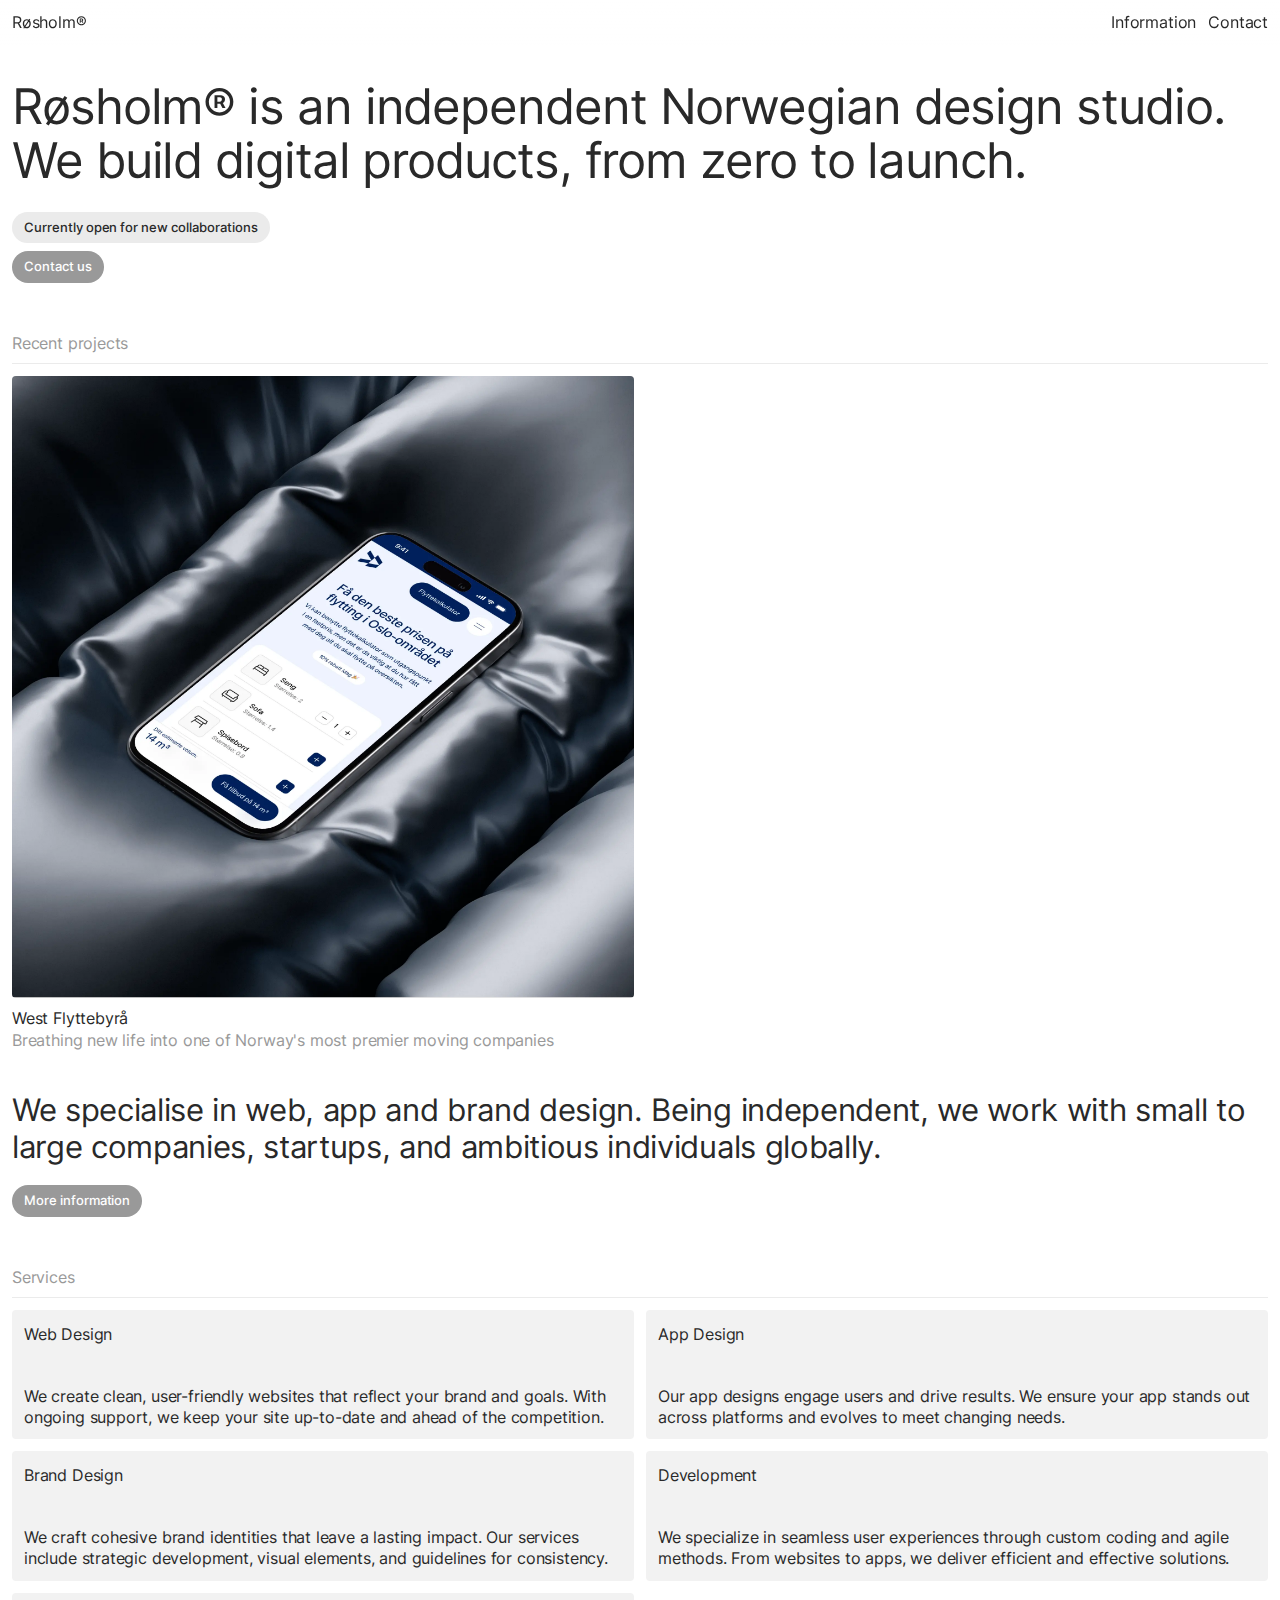
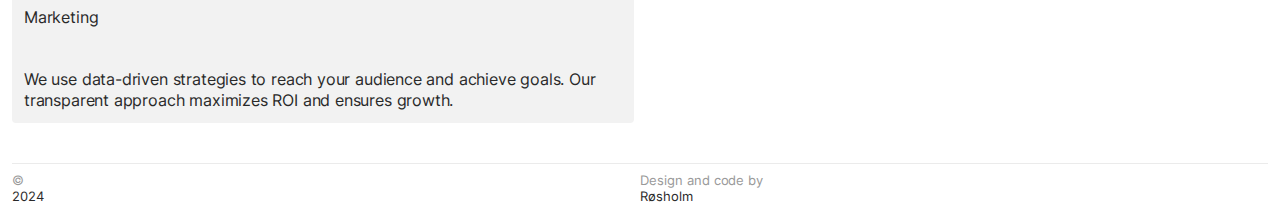
<file: index.html>
<!DOCTYPE html>
<html lang="en">
<head>
    <meta charset="UTF-8">
    <meta name="viewport" content="width=device-width, initial-scale=1.0">
    <title>Røsholm® - Design studio in Trondheim Norway</title>
    <meta name="description" content="Unlocking opportunities through innovative digital design. Our studio empowers ambitious businesses with seamless products & branding solutions.">
    <link rel="preload" href="fonts/Inter-Regular.ttf" as="font" type="font/tff" crossorigin/>
    <link rel="preload" href="fonts/Inter-Medium.ttf" as="font" type="font/tff" crossorigin/>
    <link rel="stylesheet" href="style.css">
    <link rel="icon" type="image/x-icon" href="/media/favicon.ico">
</head>
<body>
    <header>
        <nav>
            <div class="nav-left"><a href="/index.html" class="hover-click">Røsholm®</a></div>
            <div class="nav-right"><a href="/information.html" class="hover-click">Information</a><a href="/contact.html" class="hover-click">Contact</a></div>
        </nav>
    </header>
    <main data-page-id="start">
        <section class="intro">
            <h1 class="intro-text">Røsholm® is an independent Norwegian design studio. We build digital products, from zero to launch.</h1>
            <div class="btns-container">
                <div class="pill">Currently open for new collaborations</div>
                <a href="/contact.html">
                    <button class="btn">Contact us</button>
                </a>
            </div>
        </section>
        <section class="recent-projects">
            <div class="section-header">
                <div class="left-column"><h2>Recent projects</h2></div>
            </div>
            <div class="recent-projects-container">
                <div class="project-card">
                    <a href="/west.html" class="hover-click">
                        <div class="image-container">
                            <img class="project-image" src="media/west/cover.webp" alt="#" width="2250" height="2250">
                        </div>
                    </a>
                    <div class="recent-project-info">
                        <a href="#"><h3>West Flyttebyrå</h3></a>
                        <p class="color-secondary">Breathing new life into one of Norway's most premier moving companies</p>
                    </div>
                </div>
            </div>
        </section>
        <section class="cta">
            <p class="big-paragraph">We specialise in web, app and brand design. Being independent, we work with small to large companies, startups, and ambitious individuals globally.</p>
            <a href="/information.html">
                <button class="btn">More information</button>
            </a>
        </section>
        <section class="services">
            <div class="section-header">
                <div class="left-column"><h2>Services</h2></div>
            </div>
            <div class="services-container">
                <div class="service-card">
                    <h3 class="service-title">Web Design</h3>
                    <p>We create clean, user-friendly websites that reflect your brand and goals. With ongoing support, we keep your site up-to-date and ahead of the competition.</p>
                </div>
                <div class="service-card">
                    <h3 class="service-title">App Design</h3>
                    <p>Our app designs engage users and drive results. We ensure your app stands out across platforms and evolves to meet changing needs.</p>
                </div>
                <div class="service-card">
                    <h3 class="service-title">Brand Design</h3>
                    <p>We craft cohesive brand identities that leave a lasting impact. Our services include strategic development, visual elements, and guidelines for consistency.</p>
                </div>
                <div class="service-card">
                    <h3 class="service-title">Development</h3>
                    <p>We specialize in seamless user experiences through custom coding and agile methods. From websites to apps, we deliver efficient and effective solutions.</p>
                </div>
                <div class="service-card">
                    <h3 class="service-title">Marketing</h3>
                    <p>We use data-driven strategies to reach your audience and achieve goals. Our transparent approach maximizes ROI and ensures growth.</p>
                </div>
            </div>
        </section>
    </main>
    <footer>
        <div class="footer-container">
            <div class="footer-left">
                <p class="color-secondary">©</p>
                <p>2024</p>
            </div>
            <div class="footer-right">
                <p class="color-secondary">Design and code by</p>
                <p>Røsholm</p>
            </div>    
        </div>
    </footer>
</body>
</html>
</file>
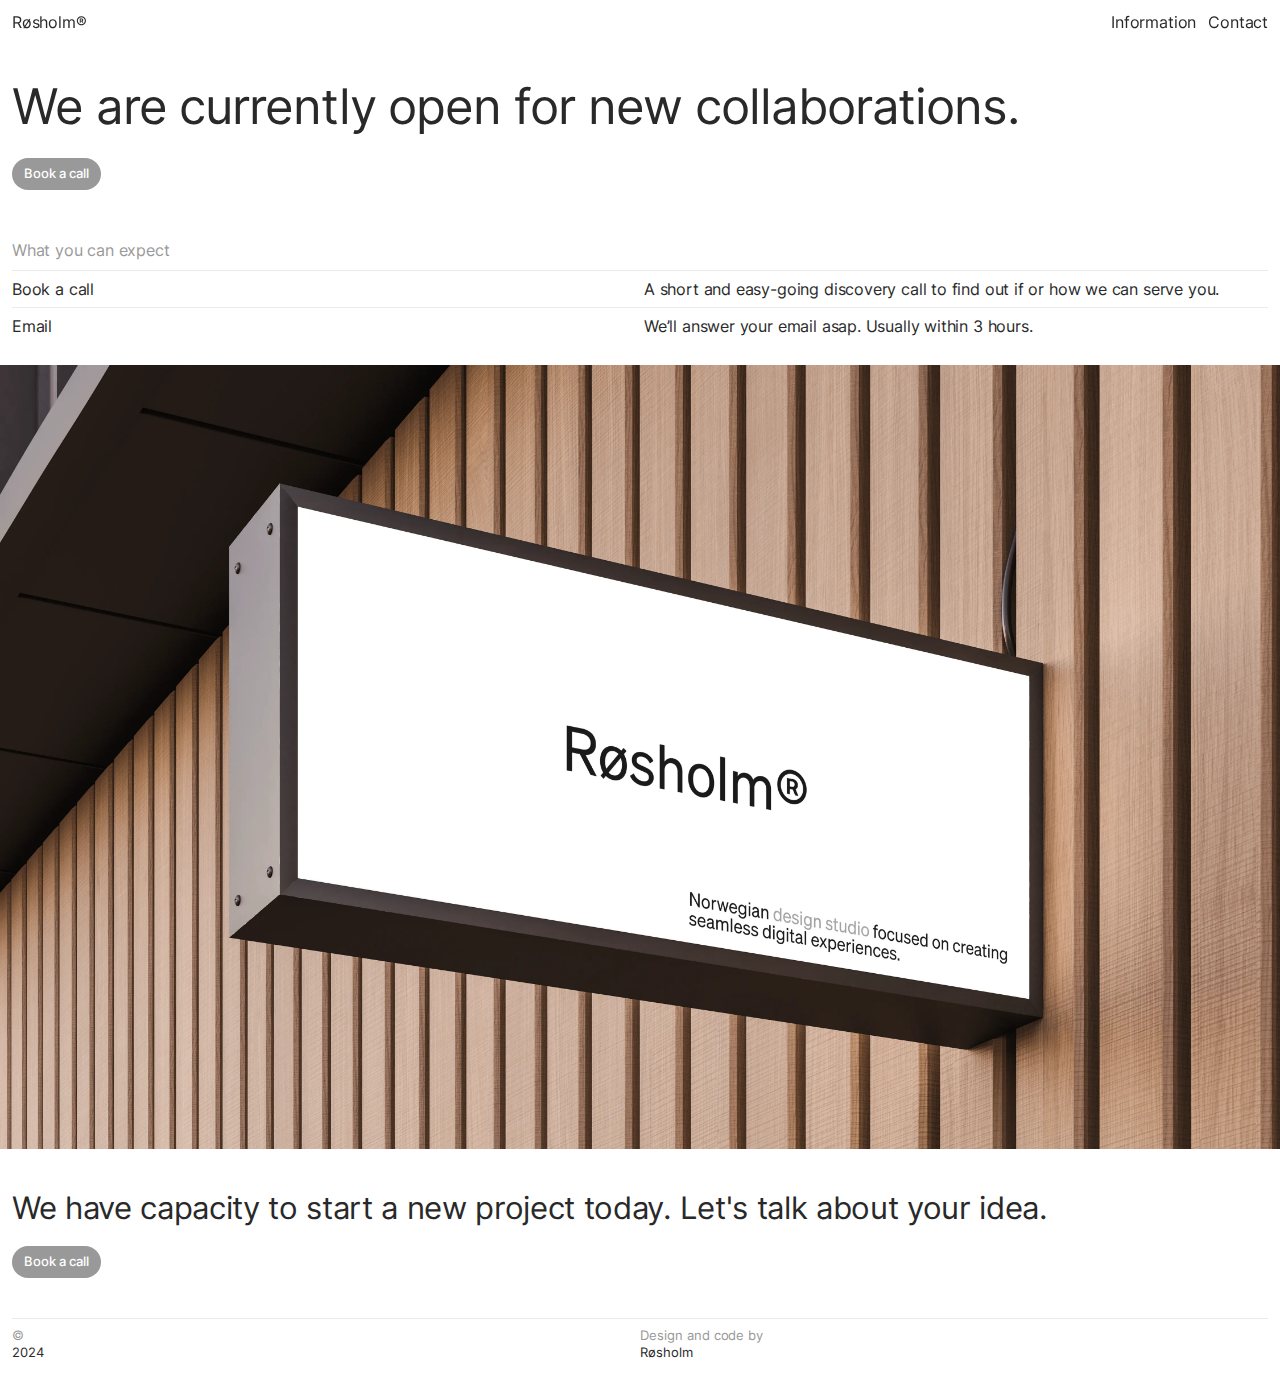
<file: contact.html>
<!DOCTYPE html>
<html lang="en">
<head>
    <meta charset="UTF-8">
    <meta name="viewport" content="width=device-width, initial-scale=1.0">
    <title>Contact | Røsholm®</title>
    <meta name="description" content="Get in touch with Røsholm®. Reach out to us today to discuss how we can help bring your digital vision to life.">
    <link rel="preload" href="fonts/Inter-Regular.ttf" as="font" type="font/tff" crossorigin/>
    <link rel="preload" href="fonts/Inter-Medium.ttf" as="font" type="font/tff" crossorigin/>
    <link rel="stylesheet" href="style.css">
    <link rel="icon" type="image/x-icon" href="/media/favicon.ico">
</head>
<body>
    <header>
        <nav>
            <div class="nav-left"><a href="/index.html" class="hover-click">Røsholm®</a></div>
            <div class="nav-right"><a href="/information.html" class="hover-click">Information</a><a href="/contact.html" class="hover-click">Contact</a></div>
        </nav>
    </header>
    <main data-page-id="start">
        <section class="intro">
            <h1 class="intro-text">We are currently open for new collaborations.</h1>
                <div class="btns-container row">
                    <a href="https://calendly.com/rosholm/discovery">
                        <button class="btn">Book a call</button>
                    </a>
                </div>
        </section>
        <section class="expected">
            <div class="section-header">
                <div class="left-column"><h2>What you can expect</h2></div>
            </div>
            <div class="list">
                <div class="list-item bottom-border">
                    <div class="left-column"><p>Book a call</p></div>
                    <div class="right-column"><p>A short and easy-going discovery call to find out if or how we can serve you.</p></div>
                </div>
                <div class="list-item">
                    <div class="left-column"><p>Email</p></div>
                    <div class="right-column"><p>We’ll answer your email asap. Usually within 3 hours.</p></div>
                </div>
            </div>
        </section>
        <section class="full-img">
            <img src="media/rosholm2.webp" alt="røsholm studio sign">
        </section>
        <section class="cta">
            <p class="big-paragraph">We have capacity to start a new project today. Let's talk about your idea.
            </p>
            <div class="btns-container row">
                <a href="https://calendly.com/rosholm/discovery">
                    <button class="btn">Book a call</button>
                </a>
            </div>
        </section>
    </main>
    <footer>
        <div class="footer-container">
            <div class="footer-left">
                <p class="color-secondary">©</p>
                <p>2024</p>
            </div>
            <div class="footer-right">
                <p class="color-secondary">Design and code by</p>
                <p>Røsholm</p>
            </div>    
        </div>
    </footer>
</body>
</html>
</file>
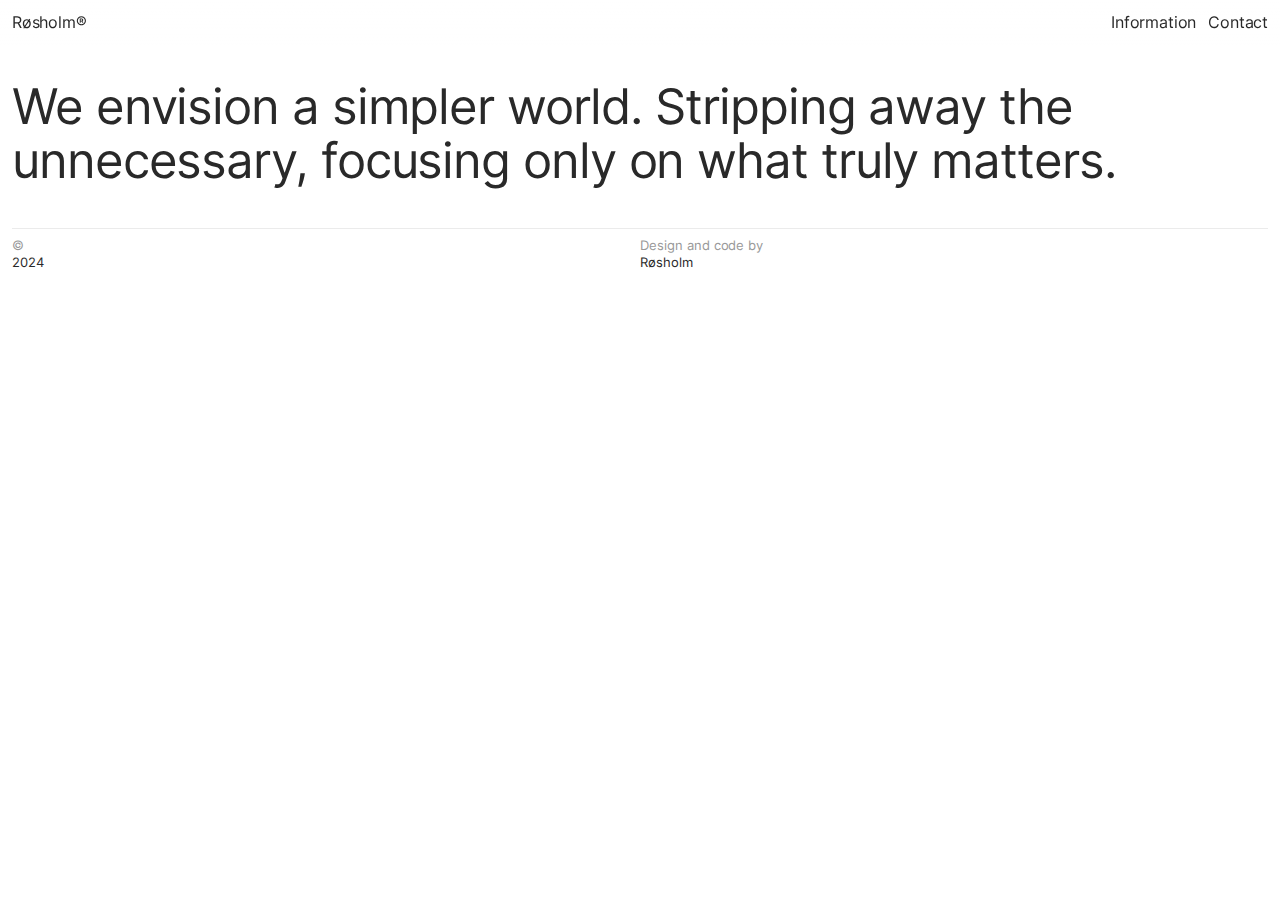
<file: information.html>
<!DOCTYPE html>
<html lang="en">
<head>
    <meta charset="UTF-8">
    <meta name="viewport" content="width=device-width, initial-scale=1.0">
    <title>Information | Røsholm®</title>
    <meta name="description" content="Discover the essence of Røsholm® - a technology-driven design studio dedicated to simplifying the digital landscape through innovation and creativity.">
    <link rel="preload" href="fonts/Inter-Regular.ttf" as="font" type="font/tff" crossorigin/>
    <link rel="preload" href="fonts/Inter-Medium.ttf" as="font" type="font/tff" crossorigin/>
    <link rel="stylesheet" href="style.css">
    <link rel="icon" type="image/x-icon" href="/media/favicon.ico">
</head>
<body>
    <header>
        <nav>
            <div class="nav-left"><a href="/index.html" class="hover-click">Røsholm®</a></div>
            <div class="nav-right"><a href="/information.html" class="hover-click">Information</a><a href="/contact.html" class="hover-click">Contact</a></div>
        </nav>
    </header>
    <main data-page-id="start">
        <section class="intro">
            <h1 class="intro-text">We envision a simpler world. Stripping away the unnecessary, focusing only on what truly matters.</h1>
        </section>
    </main>
    <footer>
        <div class="footer-container">
            <div class="footer-left">
                <p class="color-secondary">©</p>
                <p>2024</p>
            </div>
            <div class="footer-right">
                <p class="color-secondary">Design and code by</p>
                <p>Røsholm</p>
            </div>    
        </div>
    </footer>
</body>
</html>
</file>
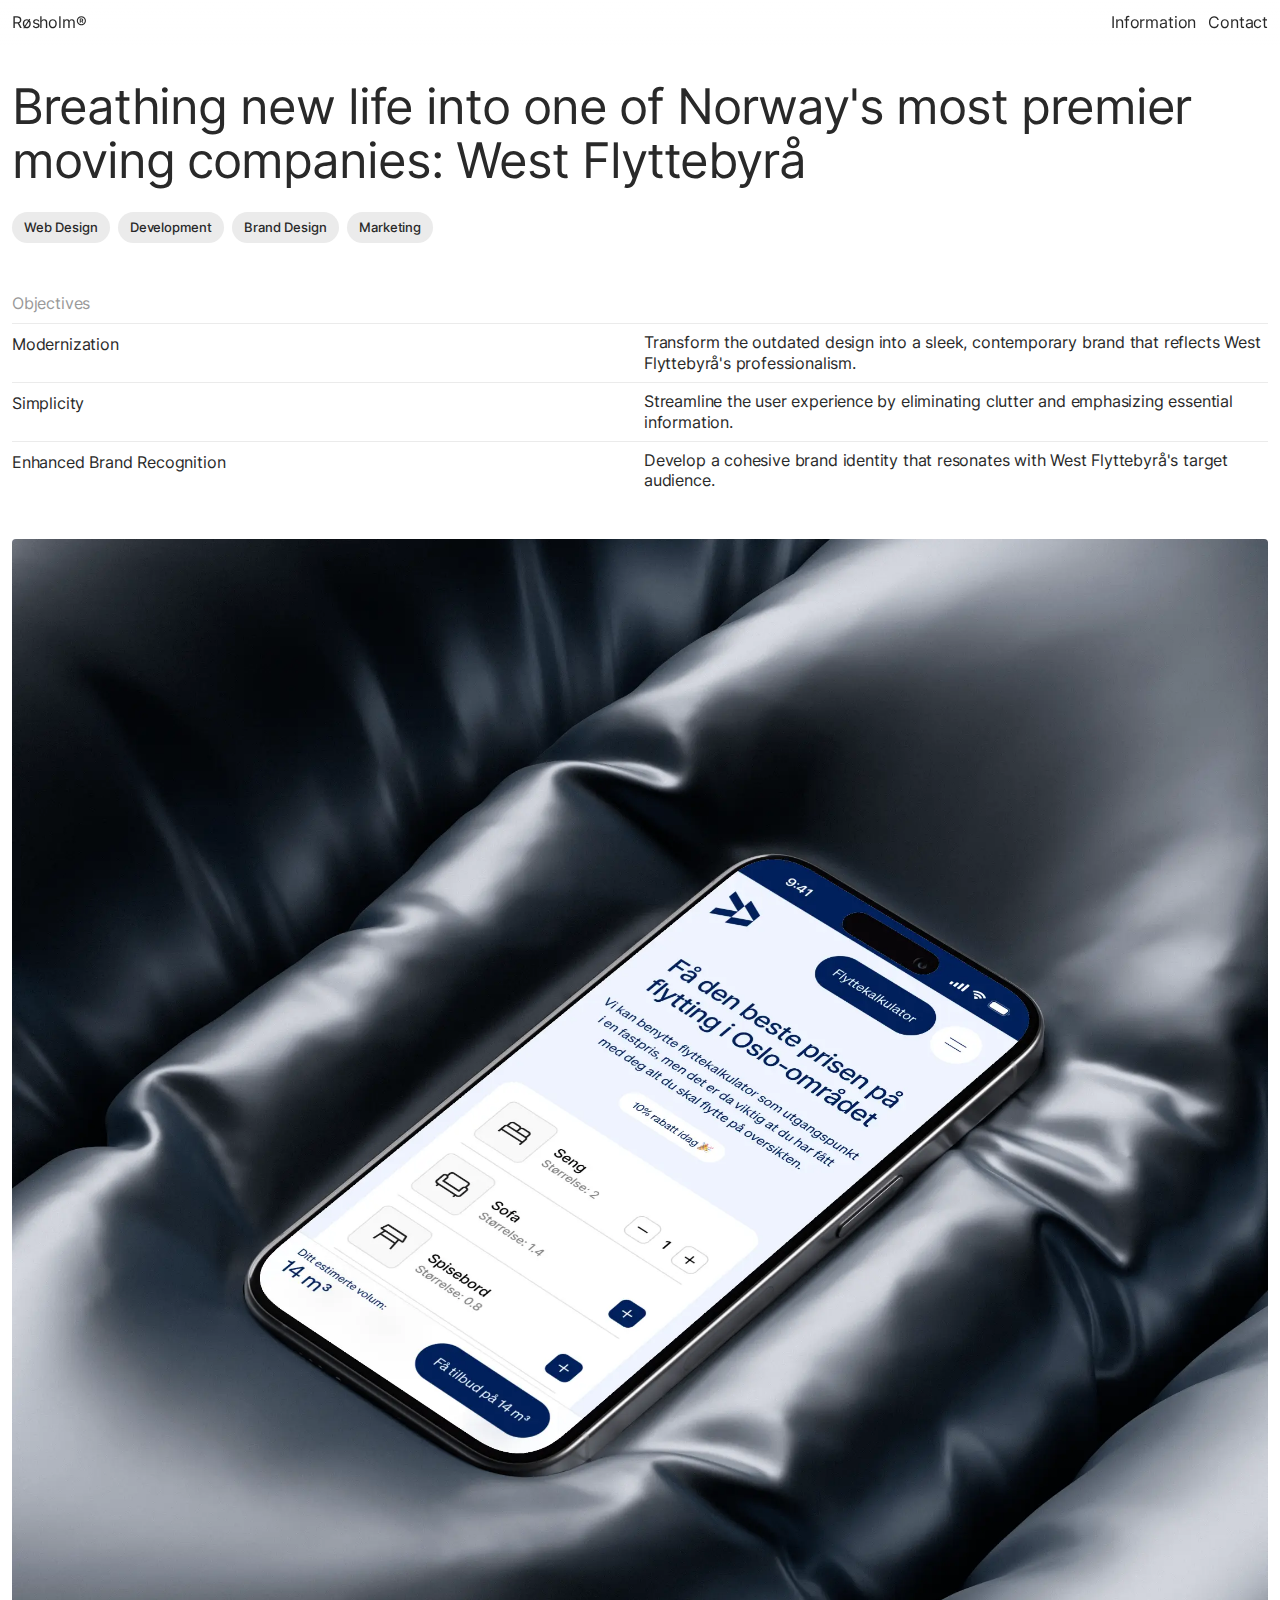
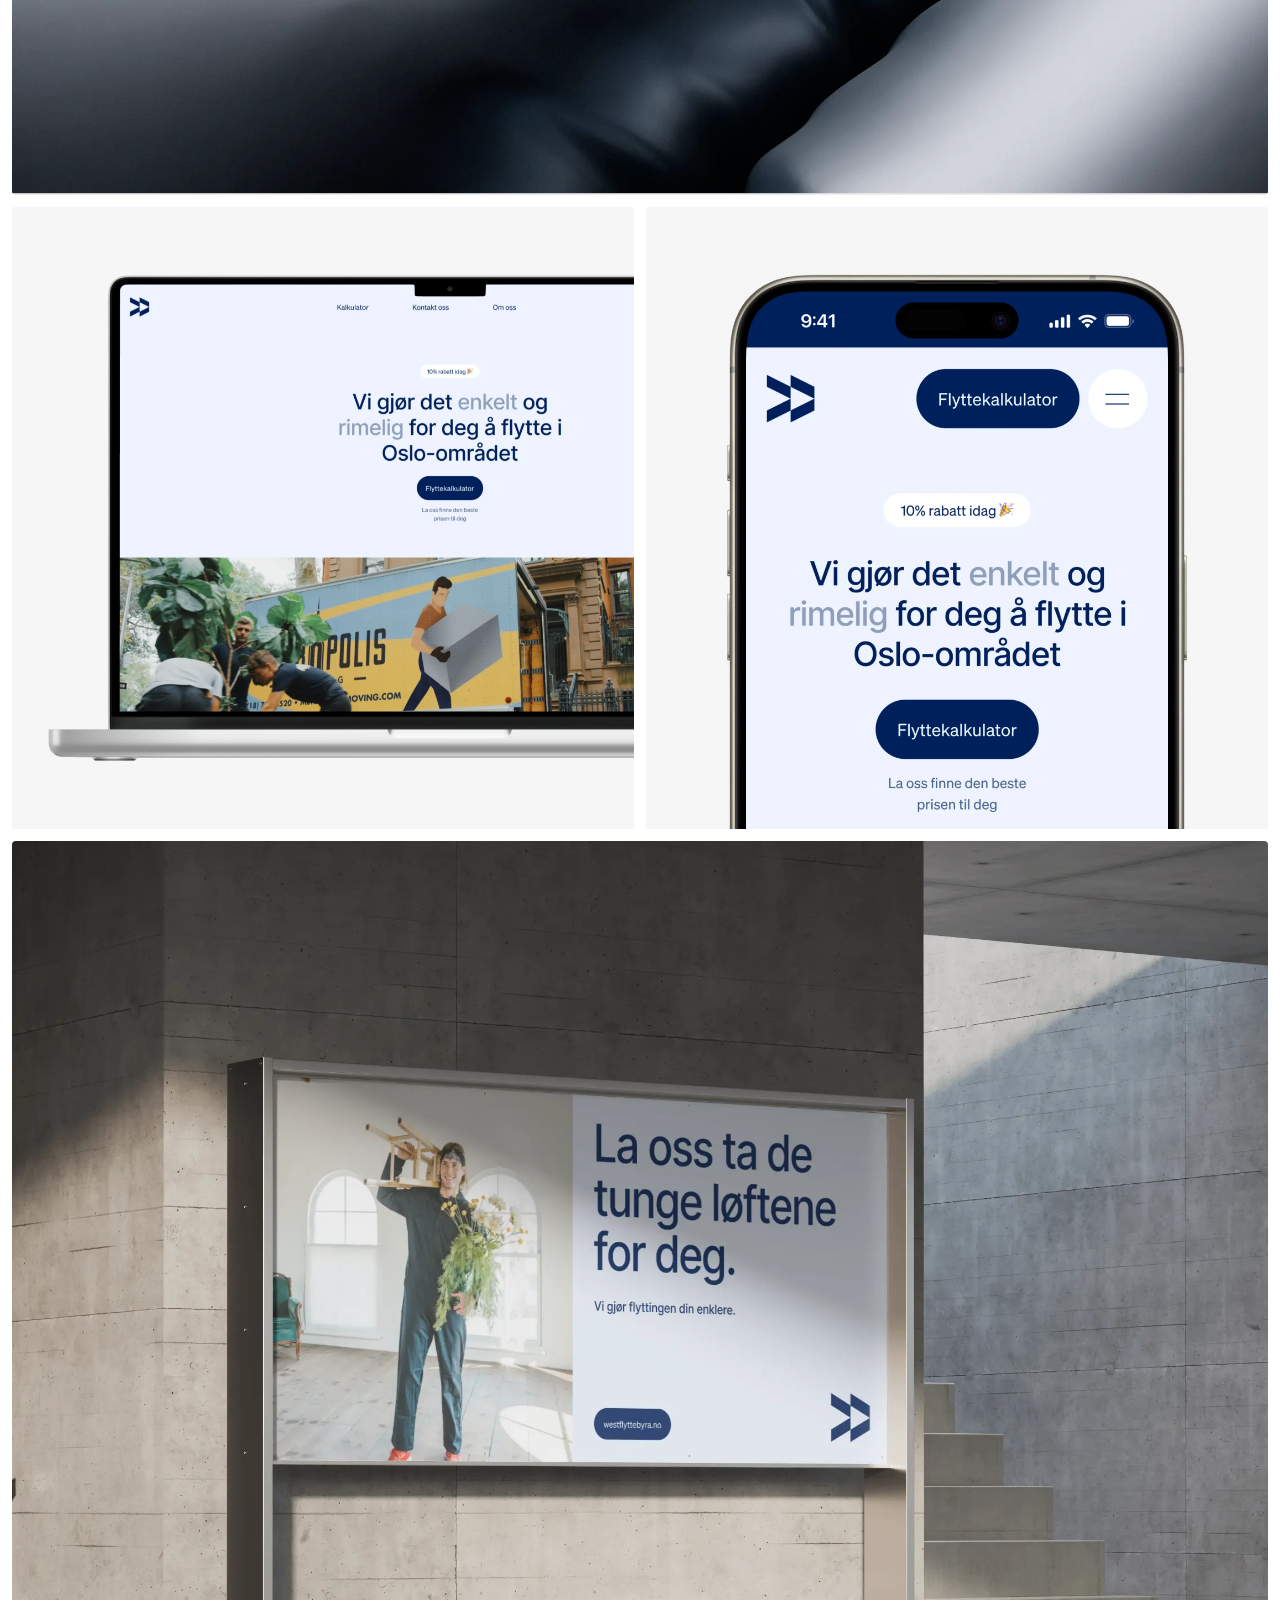
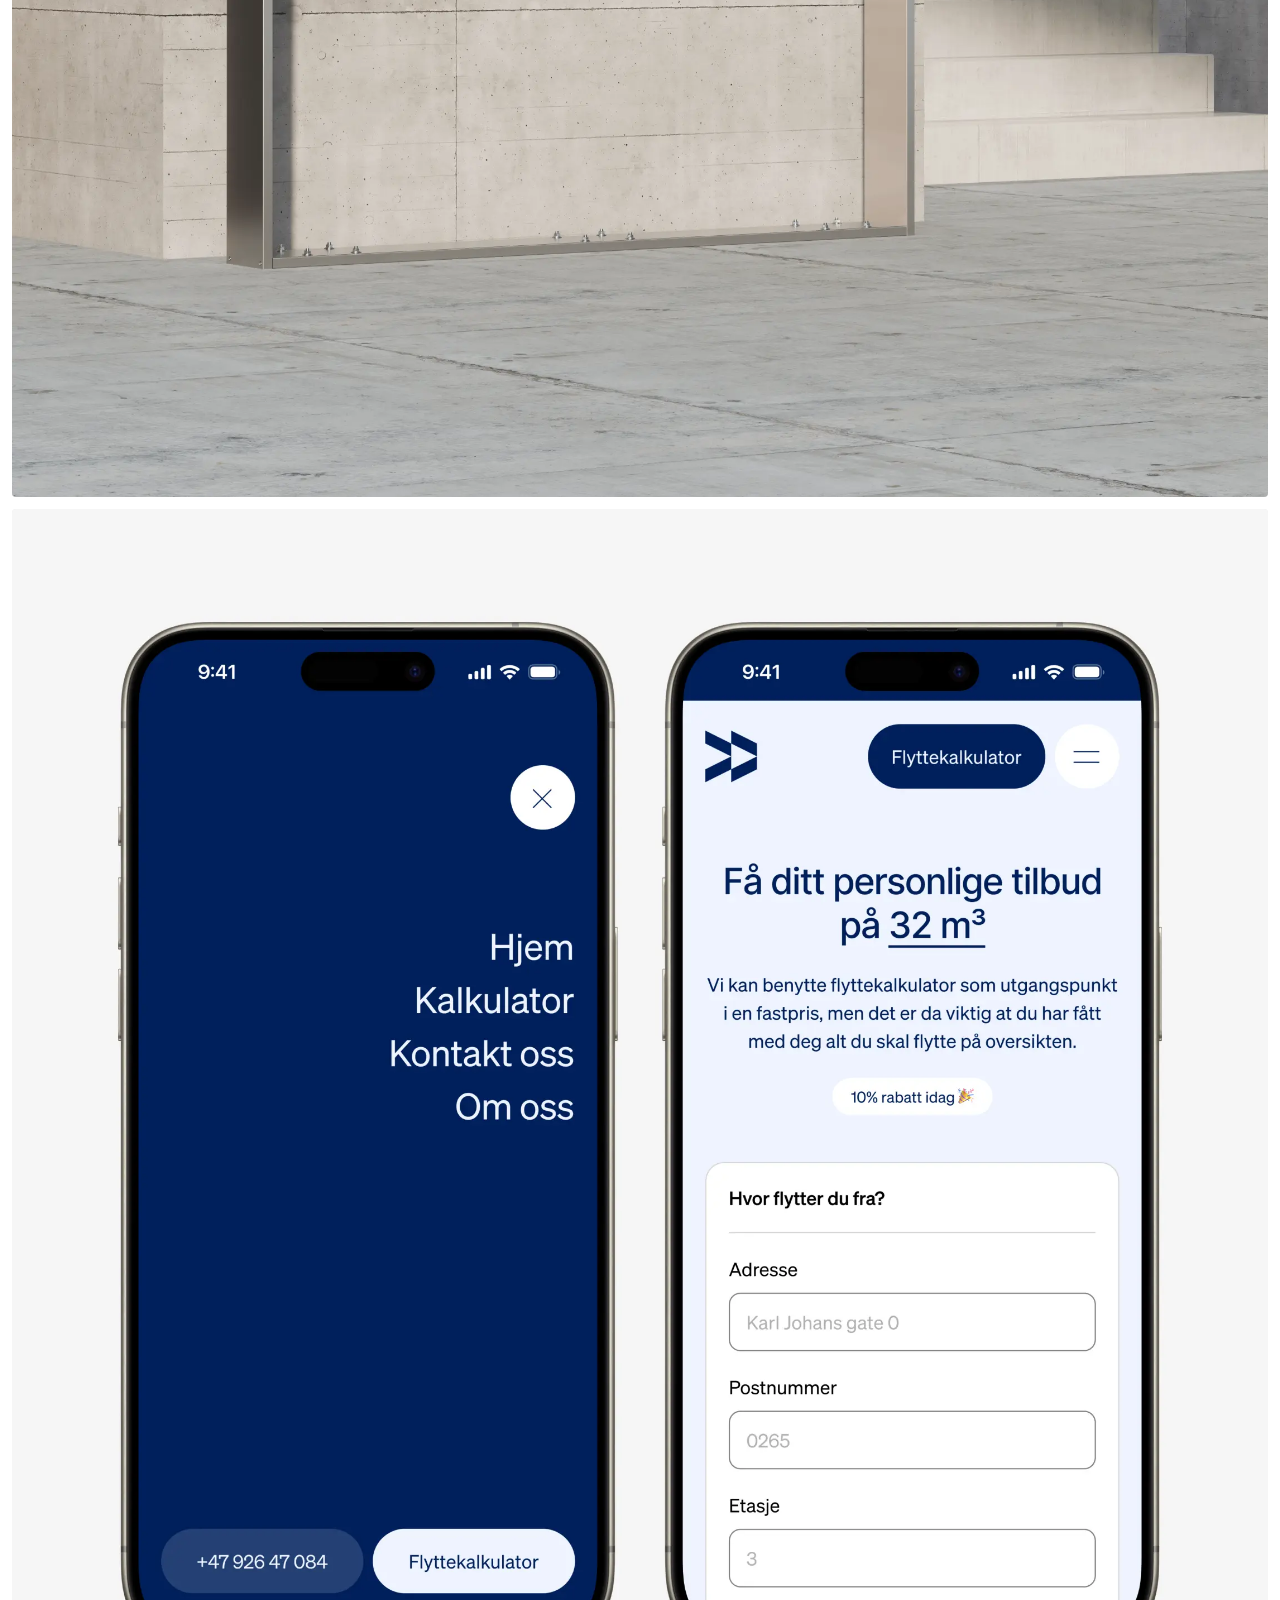
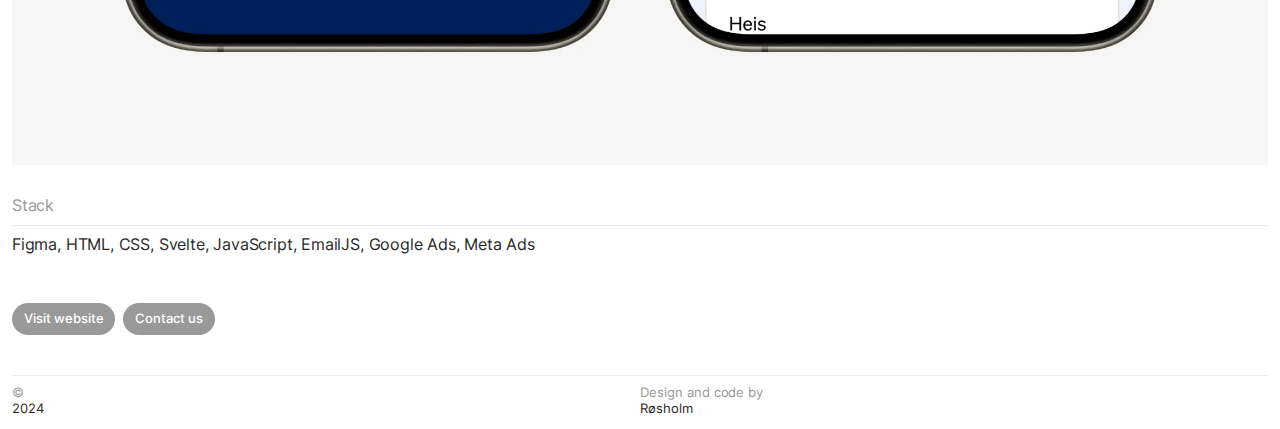
<file: west.html>
<!DOCTYPE html>
<html lang="en">
<head>
    <meta charset="UTF-8">
    <meta name="viewport" content="width=device-width, initial-scale=1.0">
    <title>New identity for West Flyttebyrå | Røsholm®</title>
    <meta name="description" content="Explore our latest project: West Flyttebyrå. See how Røsholm® helped transform their digital presence with intuitive design and functionality.">
    <link rel="preload" href="fonts/Inter-Regular.ttf" as="font" type="font/tff" crossorigin/>
    <link rel="preload" href="fonts/Inter-Medium.ttf" as="font" type="font/tff" crossorigin/>
    <link rel="stylesheet" href="style.css">
    <link rel="icon" type="image/x-icon" href="/media/favicon.ico">
</head>
<body>
    <header>
        <nav>
            <div class="nav-left"><a href="/index.html" class="hover-click">Røsholm®</a></div>
            <div class="nav-right"><a href="/information.html" class="hover-click">Information</a><a href="/contact.html" class="hover-click">Contact</a></div>
        </nav>
    </header>
    <main data-page-id="start">
        <section class="intro">
            <h1 class="intro-text">Breathing new life into one of Norway's most premier moving companies: West Flyttebyrå</h1>
            <div class="pills">
                <div class="pill"><p>Web Design</p></div>
                <div class="pill"><p>Development</p></div>
                <div class="pill"><p>Brand Design</p></div>
                <div class="pill"><p>Marketing</p></div>
        </section>
        <section class="expected">
            <div class="section-header">
                <div class="left-column"><h2>Objectives</h2></div>
            </div>
            <div class="list">
                <div class="list-item bottom-border">
                    <div class="left-column"><h3>Modernization</h3></div>
                    <div class="right-column"><p>Transform the outdated design into a sleek, contemporary brand that reflects West Flyttebyrå's professionalism.</p></div>
                </div>
                <div class="list-item bottom-border">
                    <div class="left-column"><h3>Simplicity</h3></div>
                    <div class="right-column"><p>Streamline the user experience by eliminating clutter and emphasizing essential information.</p></div>
                </div>
                <div class="list-item">
                    <div class="left-column"><h3>Enhanced Brand Recognition</h3></div>
                    <div class="right-column"><p>Develop a cohesive brand identity that resonates with West Flyttebyrå's target audience.</p></div>
                </div>
            </div>
        </section>
        <section class="project-images">
            <div class="image-container">
                <img class="project-image" src="media/west/cover.webp" alt="west flyttebyrå website on mobile" width="2250" height="2250">
            </div>
            <div class="two-images">
                <div class="image-container">
                    <img class="project-image" src="media/west/homepage-desktop.webp" alt="#" width="2250" height="2250">
                </div>
                <div class="image-container">
                    <img class="project-image" src="media/west/home-mobile.webp" alt="#" width="2250" height="2250">
                </div>
            </div>
            <div class="image-container">
                <img class="project-image" src="media/west/ad-poster.webp" alt="#" width="2250" height="2250">
            </div>
            <div class="image-container">
                <img class="project-image" src="media/west/two-phones.webp" alt="#" width="2250" height="2250">
            </div>
        </section>

        <section class="stack">
            <div class="section-header">
                <div class="left-column"><h2>Stack</h2></div>
            </div>
            <div class="list">
                <div class="list-item">
                    <p>Figma, HTML, CSS, Svelte, JavaScript, EmailJS, Google Ads, Meta Ads</p>
                </div>
            </div>
        </section>
        <section class="cta row">
            <div class="btns-container row">
                <a href="https://westflyttebyra.netlify.app/">
                    <button class="btn">Visit website</button>
                </a>
                <a href="/contact.html">
                    <button class="btn">Contact us</button>
                </a>
            </div>
        </section>
    </main>
    <footer>
        <div class="footer-container">
            <div class="footer-left">
                <p class="color-secondary">©</p>
                <p>2024</p>
            </div>
            <div class="footer-right">
                <p class="color-secondary">Design and code by</p>
                <p>Røsholm</p>
            </div>    
        </div>
    </footer>
</body>
</html>
</file>
<file: style.css>
:root {
    --pageMargin: 12px;
    --easingOut: cubic-bezier(.16, 1, .3, 1);
    --easing: cubic-bezier(.83, 0, .17, 1);
    --black: hsla(0, 0%, 11%, 1);
    --grey-80: hsla(0, 0%, 16%, 1);
    --grey-60: hsla(0, 0%, 27%, 1);
    --grey-50: hsla(0, 0%, 42%, 1);
    --grey-40: hsla(60, 0%, 60%, 1);
    --grey-30: hsla(0, 0%, 77%, 1);
    --grey-20: hsla(0, 0%, 85%, 1);
    --grey-10: hsla(0, 0%, 92%, 1);
    --grey-5: hsla(0, 0%, 95%, 1);
    --white: hsla(0, 0%, 100%, 1);
    --headerheight: 40px;
    --bgBlur: 40px;
    --spacing-4: 4px;
    --spacing-8: 8px;
    --spacing-12: 12px;
    --spacing-16: 16px;
    --spacing-20: 20px;
    --spacing-40: 40px;
    --spacing-60: 60px;
    --spacing-80: 80px;
    --spacing-120: 120px;
}

* {
    margin: 0;
    padding: 0
}

body,h1,h2,h3,h4,p,ul,ol,li,figure,figcaption,blockquote,dl,dd {
    margin: 0;
    padding: 0
}

ul,ol {
    list-style: none
}

a {
    text-decoration: none;
    color: inherit
}

a:hover {
    color: var(--grey-50);
}

a:active {
}

.hover-click:active {
    transform: scale(0.98);
}


img,picture,video,canvas,svg {
    display: block;
    max-width: 100%
}

input,button,textarea,select {
	background: none;
	color: inherit;
	border: none;
	padding: 0;
	font: inherit;
	cursor: pointer;
	outline: inherit;
}

button:hover {
    cursor: pointer;
    background: var(--page-button-hover);
}

button:active {
    background: var(--page-button-active);
    transform: scale(0.98);
}

@font-face {
    font-family: Inter;
    src: url(fonts/Inter-Regular.ttf);
    font-style: normal;
    font-weight: normal;
}

@font-face {
    font-family: Inter;
    src: url(fonts/Inter-Medium.ttf);
    font-style: normal;
    font-weight: 500;
}

h1 {
    font-size: 31px;
    line-height: 110%;
    font-style: normal;
    font-weight: normal;
    letter-spacing: -0.67px;
}

@media (min-width: 768px) {
    h1 {
        font-size: 49px;
        line-height: 110%;
        letter-spacing: -1.09px;
    }
}

h2 {
    font-size: 16px;
    line-height: 150%;
    font-style: normal;
    font-weight: normal;
    letter-spacing: -0.18px;
    color: var(--grey-40);
}

h3 {
    font-size: 16px;
    line-height: 150%;
    font-style: normal;
    font-weight: normal;
    letter-spacing: -0.18px;
    color: var(--page-text);
}

.big-paragraph {
    font-size: 25px;
    line-height: 120%;
    font-style: normal;
    font-weight: normal;
    letter-spacing: -0.33px;
    color: var(--page-text);
}

.medium-paragraph {
    font-size: 20px;
    line-height: 120%;
    font-style: normal;
    font-weight: normal;
    letter-spacing: -0.33px;
    color: var(--page-text);
}

@media (min-width: 768px) {
    .big-paragraph {
        font-size: 31px;
        line-height: 120%;
    }
}

.btn {
    display: block;
    padding: 8px 12px;
    outline: 0;
    cursor: pointer;
    border-radius: 100px;
    background-color: var(--grey-40);
    color: var(--white);
    transition: background-color 0.2s ease;
    font-size: 13px;
    font-weight: 500;
    line-height: 120%;
    letter-spacing: -0.04px;
    text-align: center;
    text-decoration: none;
    width: fit-content;
}

.pill {
    display: block;
    width: fit-content;
    padding: 8px 12px;
    outline: 0;
    border-radius: 100px;
    background-color: var(--grey-10);
    color: var(--page-text);
    transition: background-color 0.2s ease;
    font-size: 13px;
    font-weight: 500;
    line-height: 120%;
    letter-spacing: -0.04px;
    text-align: center;
    text-decoration: none;
}

body {
    --page-bg: var(--white);
    --page-text: var(--grey-80);
    --page-border: var(--grey-10);
    --page-button-default: var(--grey-40);
    --page-button-hover: var(--grey-50);
    --page-button-active: var(--grey-60);
    --page-card: var(--grey-5);
    --page-card-hover: var(--grey-20);
    --page-text-2: var(--grey-40);
    font-size: 16px;
    line-height: 130%;
    letter-spacing: -.18px;
    -webkit-font-smoothing: antialiased;
    -moz-osx-font-smoothing: grayscale;
    font-family: Inter,sans-serif;
    background-color: var(--page-bg);
    color: var(--page-text);
    -webkit-tap-highlight-color: rgba(0, 0, 0, 0);
}

.color-secondary {
    color: var(--page-text-2)
}

header {
    width: 100%;
    position: fixed;
    top: 0;
    left: 0;
    z-index: 20;
    background: rgb(255,255,255);
    background: linear-gradient(180deg, rgba(255,255,255,1) 0%, rgba(255,255,255,0.7) 100%);
    backdrop-filter: blur(var(--bgBlur));
    -webkit-backdrop-filter: blur(var(--bgBlur));   
}

nav {
    display: flex;
    padding: var(--pageMargin);
}

.nav-left {
    display: flex;
    align-items: center;
    width: 100%
}

.nav-right {
    display: flex;
    align-items: center;
    gap: 12px;
}

main {
    margin-top: calc(var(--headerheight) + var(--spacing-40));
}

.intro {
    display: flex;
    gap: 24px;
    flex-direction: column;
    padding: 0 var(--pageMargin);
}

.intro-text {

}

.btns-container {
    display: flex;
    gap: 8px;
    flex-direction: column;
}

.row {
    flex-direction: row;
}

.recent-projects {
    padding: 0 var(--pageMargin);
    display: flex;
    flex-direction: column;
    gap: 12px;
    margin-top: var(--spacing-40);
}

.recent-projects-container {
    display: flex;
    flex-direction: column;
    gap: 24px;
}

.expected {
    padding: 0 var(--pageMargin);
    display: flex;
    flex-direction: column;
    margin-top: var(--spacing-40);
}

.full-img {
    margin-top: var(--spacing-20);
}

.stack {
    padding: 0 var(--pageMargin);
    display: flex;
    flex-direction: column;
    margin-top: var(--spacing-20);
}

.expected-container {
    display: flex;
    flex-direction: column;
    gap: 24px;
}

@media (min-width: 768px) {
    .recent-projects-container {
        display: grid;
        grid-template-columns: repeat(2, 1fr);
        gap: 12px;
    }
}

.project-card {
    display: flex;
    flex-direction: column;
    gap: 8px;
}

.image-container {
    overflow: hidden;
    border-radius: 4px;
    width: 100%;
}

.project-image {
    width: 100%;
    height: auto;
    aspect-ratio: attr(width) / attr(height);
    background: var(--grey-10);
}

.container {
    display: flex;
    width: 100%;
    padding: 0 var(--pageMargin);
}

.section-header {
    padding: 8px 0;
    border-bottom: solid 1px var(--page-border);
}

.cta {
    display: flex;
    flex-direction: column;
    gap: 20px;
    padding: 0 var(--pageMargin);
    margin-top: var(--spacing-40);
}

.services {
    padding: 0 var(--pageMargin);
    display: flex;
    flex-direction: column;
    gap: 12px;
    margin-top: var(--spacing-40);
}

.services-container {
    display: flex;
    flex-direction: column;
    gap: 12px;
}

@media (min-width: 768px) {
    .services-container {
        display: grid;
        grid-template-columns: repeat(2, 1fr);
        gap: 12px;
    }
}

@media (min-width: 1400px) {
    .services-container {
        display: grid;
        grid-template-columns: repeat(4, 1fr);
        gap: 12px;
    }
}

.service-card {
    display: flex;
    flex-direction: column;
    gap: 40px;
    background-color: var(--page-card);
    padding: 12px;
    border-radius: 4px;
}

.service-title {
    
}

.list-item {
    display: flex;
    gap: 8px;
    align-items: top;
    padding: var(--spacing-8) 0;
}

.bottom-border {
    border-bottom: solid 1px var(--page-border);
}

.left-column {
    width: 50%;
}
.right-column {
    width: 50%;
}

.doodle {
    margin-top: var(--spacing-60);
    padding: 0 var(--pageMargin);
}

.pills {
    display: flex;
    flex-wrap: wrap;
    gap: var(--spacing-8);
}

.project-images {
    display: flex;
    flex-direction: column;
    gap: 12px;
    padding: 0 var(--pageMargin);
    margin-top: var(--spacing-40);

}

.two-images {
    display: flex;
    width: 100%;
    gap: var(--pageMargin);
}

footer {
    padding: 0 var(--pageMargin);
    margin-top: var(--spacing-40);
}

.footer-container {
    display: flex;
    justify-content: space-between;
    padding: 8px 0px 12px 0px;
    font-size: 13px;
    line-height: 130%;
    letter-spacing: -.04px;
    border-top: solid 1px var(--page-border);
}

.footer-left {
    display: flex;
    flex-direction: column;
    width: 50%;

}
.footer-right {
    display: flex;
    flex-direction: column;
    width: 50%;
}
</file>
